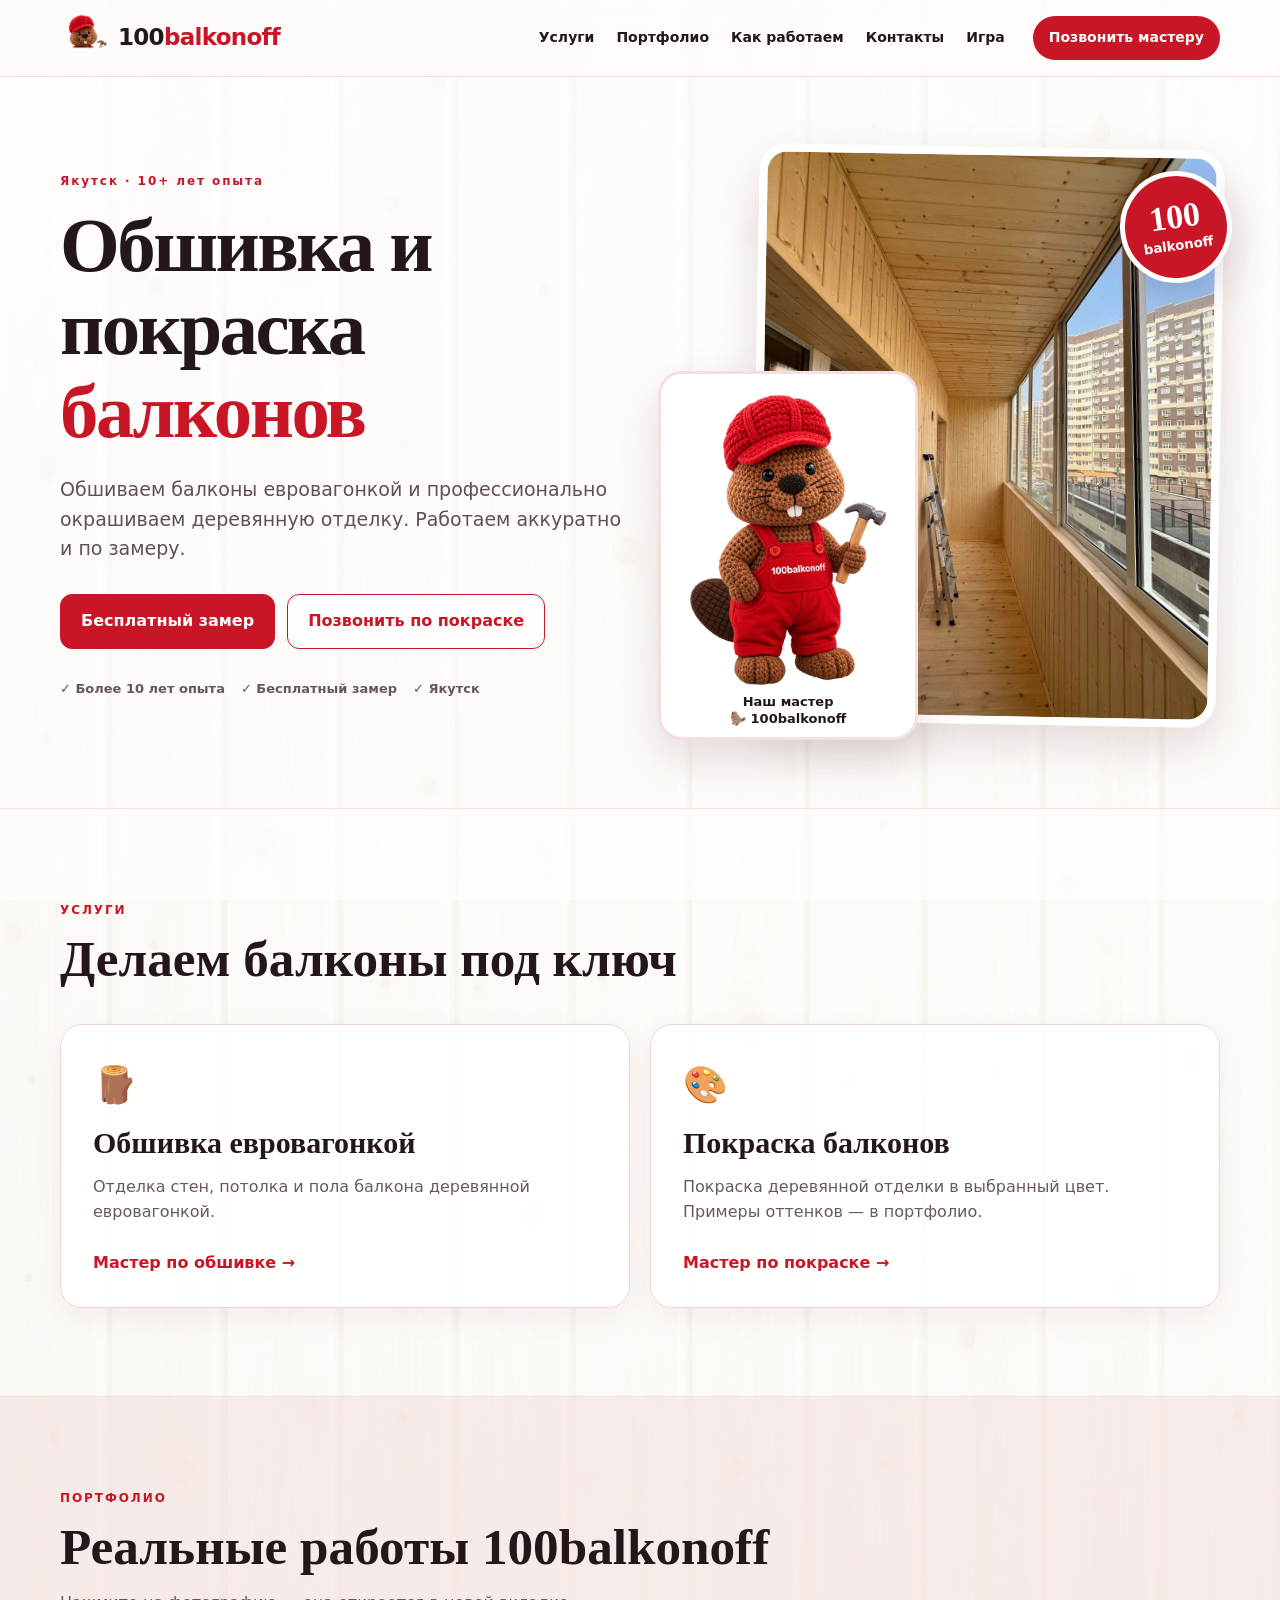
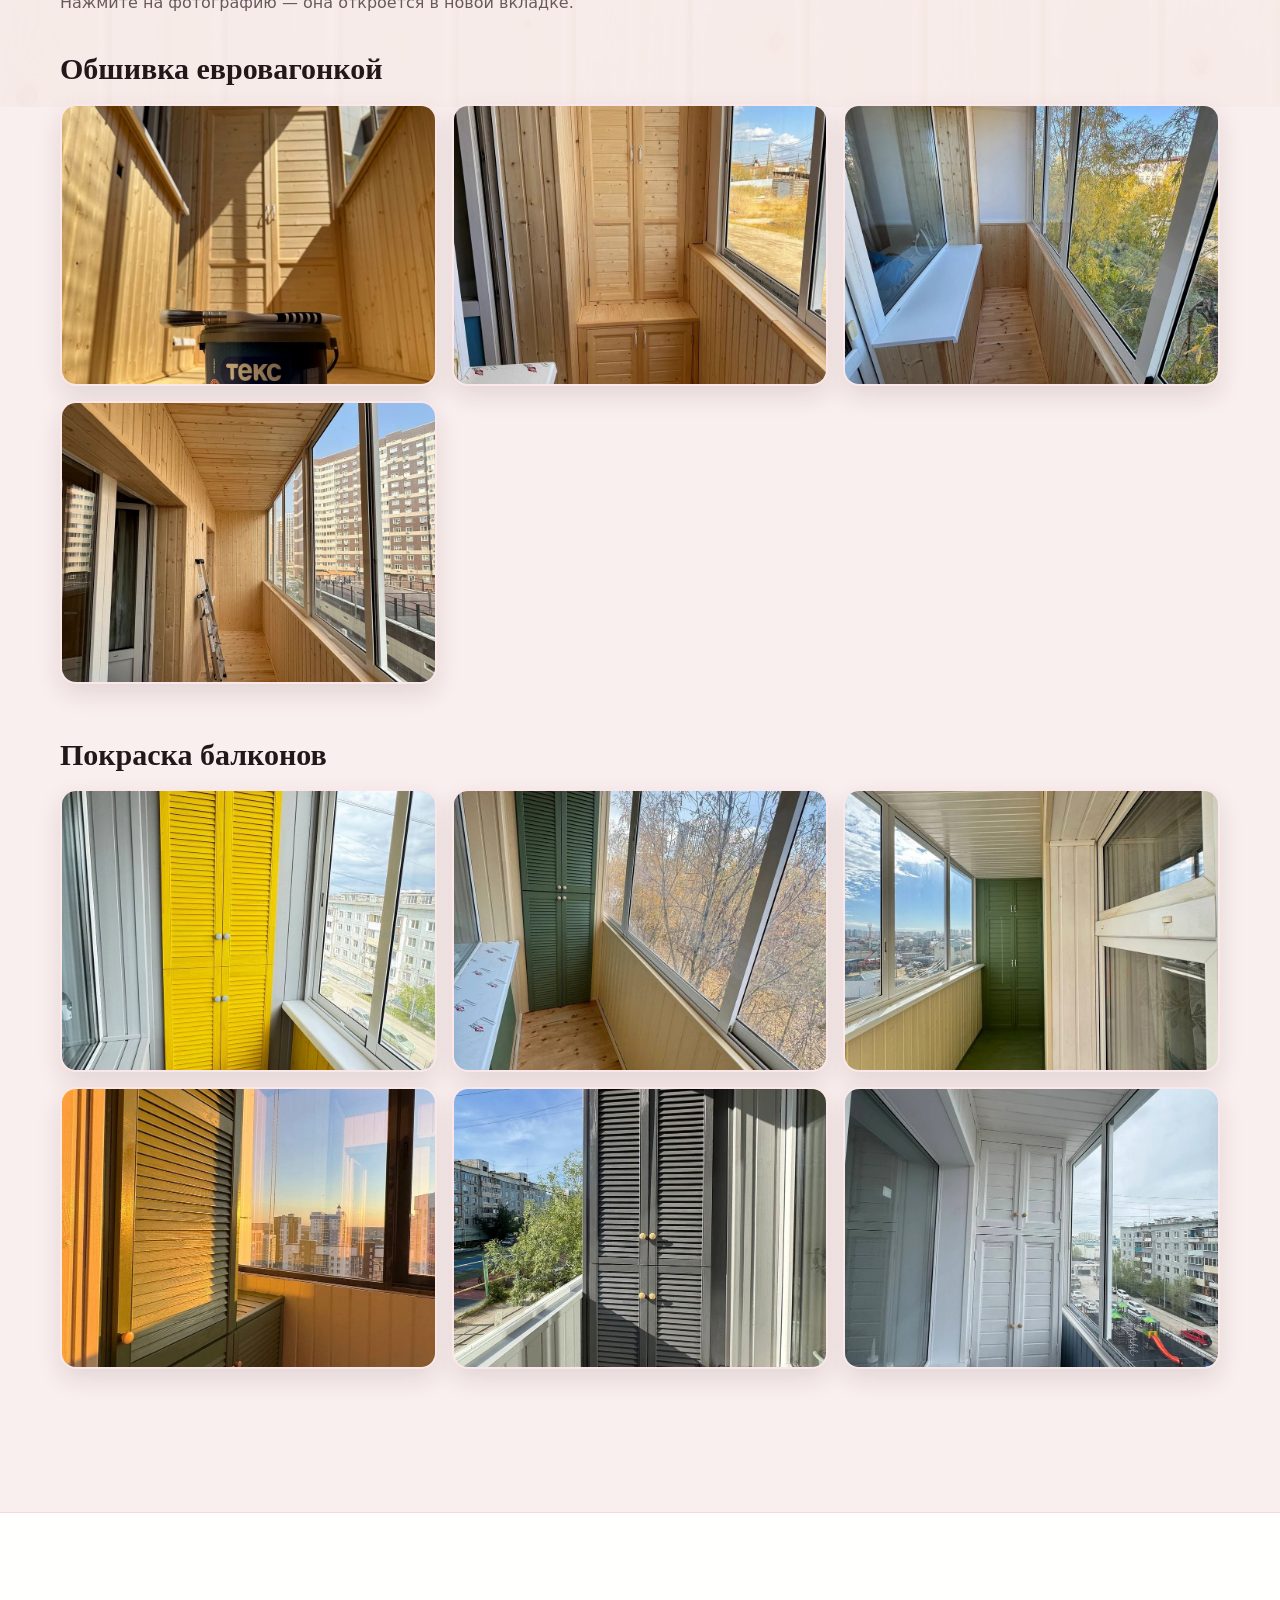
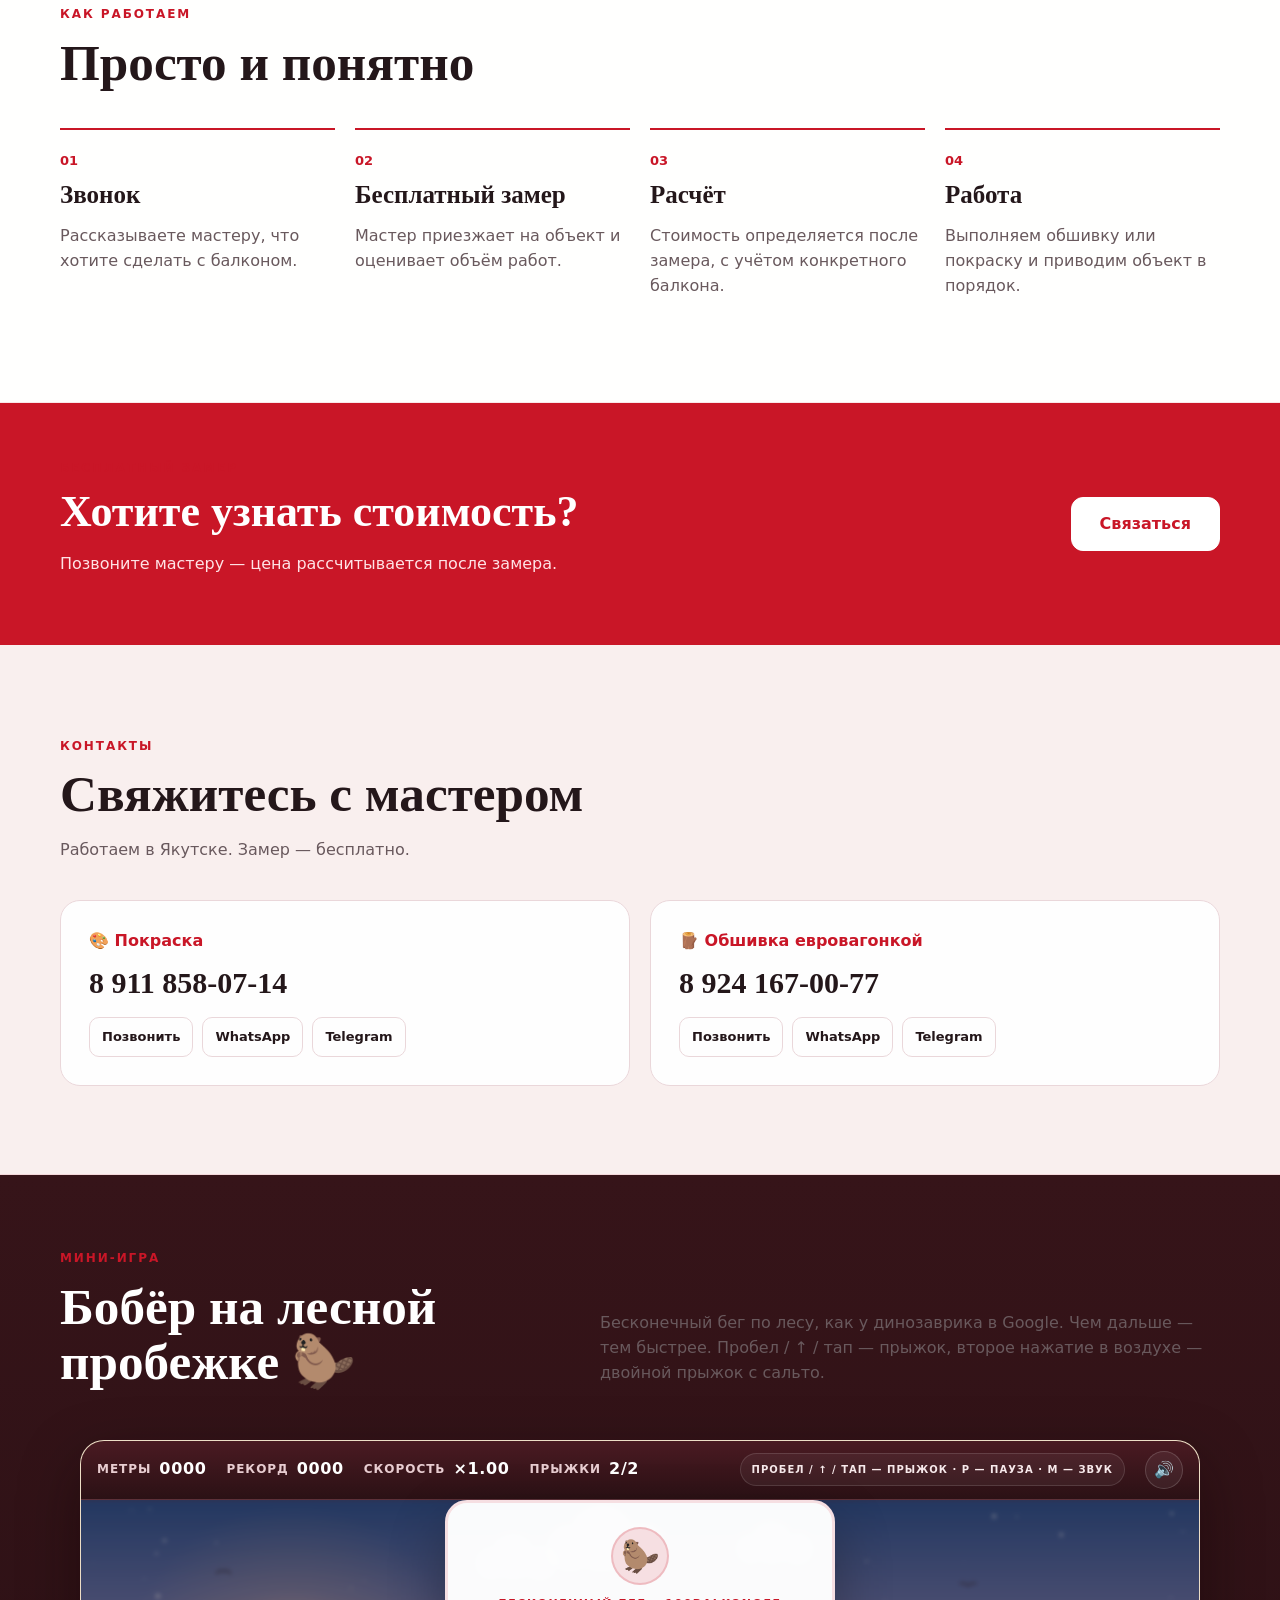
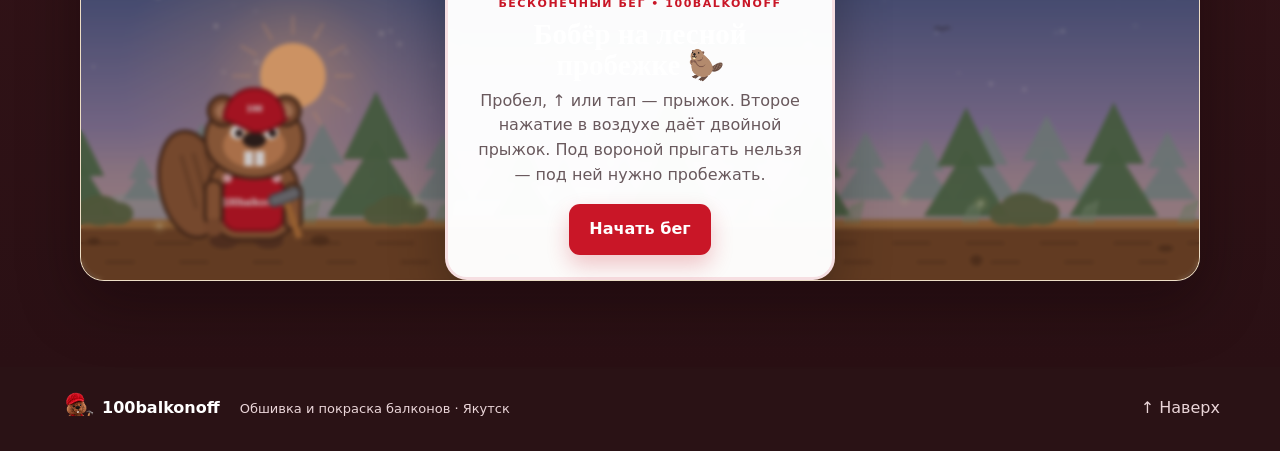
<file: index.html>
<!doctype html>
<html lang="ru">
<head>
<meta charset="utf-8">
<meta name="viewport" content="width=device-width,initial-scale=1">
<meta name="description" content="100balkonoff — обшивка балконов евровагонкой и покраска балконов в Якутске. Более 10 лет опыта. Бесплатный замер.">
<title>100balkonoff — балконы в Якутске</title>
<link rel="icon" href="images/mascot-head.webp" type="image/webp">
<link rel="stylesheet" href="style.css">
</head>
<body>
<header class="site-header">
  <div class="wrap nav">
    <a class="brand" href="#top" aria-label="100balkonoff — на главную">
      <img src="images/mascot-head.webp" alt="Бобёр 100balkonoff">
      <span>100<span>balkonoff</span></span>
    </a>
    <nav aria-label="Основная навигация">
      <a href="#services">Услуги</a>
      <a href="#portfolio">Портфолио</a>
      <a href="#process">Как работаем</a>
      <a href="#contacts">Контакты</a>
      <a href="#game-section">Игра</a>
    </nav>
    <a class="header-call" href="tel:+79241670077">Позвонить мастеру</a>
  </div>
</header>

<main id="top">
<section class="hero">
  <div class="wrap hero-grid">
    <div class="hero-copy">
      <div class="eyebrow">Якутск · 10+ лет опыта</div>
      <h1>Обшивка и покраска<br><em>балконов</em></h1>
      <p class="lead">Обшиваем балконы евровагонкой и профессионально окрашиваем деревянную отделку. Работаем аккуратно и по замеру.</p>
      <div class="hero-actions">
        <a class="btn primary" href="#contacts">Бесплатный замер</a>
        <a class="btn ghost" href="tel:+79118580714">Позвонить по покраске</a>
      </div>
      <div class="trust"><span>✓ Более 10 лет опыта</span><span>✓ Бесплатный замер</span><span>✓ Якутск</span></div>
    </div>
    <div class="hero-visual">
      <div class="photo-card"><img src="images/cladding-4.jpg" alt="Балкон, обшитый евровагонкой"></div>
      <div class="mascot-card">
        <img src="images/mascot.webp" alt="Бобёр 100balkonoff в красном комбинезоне с молотком">
        <span>Наш мастер<br>🦫 100balkonoff</span>
      </div>
      <div class="badge"><strong>100</strong><small>balkonoff</small></div>
    </div>
  </div>
</section>



<section id="services" class="section">
  <div class="wrap">
    <div class="section-heading"><span class="kicker">УСЛУГИ</span><h2>Делаем балконы под ключ</h2></div>
    <div class="service-grid">
      <article class="service"><div class="service-icon">🪵</div><h3>Обшивка евровагонкой</h3><p>Отделка стен, потолка и пола балкона деревянной евровагонкой.</p><a href="tel:+79241670077">Мастер по обшивке →</a></article>
      <article class="service"><div class="service-icon">🎨</div><h3>Покраска балконов</h3><p>Покраска деревянной отделки в выбранный цвет. Примеры оттенков — в портфолио.</p><a href="tel:+79118580714">Мастер по покраске →</a></article>
    </div>
  </div>
</section>

<section id="portfolio" class="section portfolio-section">
  <div class="wrap">
    <div class="section-heading"><span class="kicker">ПОРТФОЛИО</span><h2>Реальные работы 100balkonoff</h2><p>Нажмите на фотографию — она откроется в новой вкладке.</p></div>
    <div class="portfolio-group"><h3>Обшивка евровагонкой</h3><div class="gallery">
      <a class="photo" target="_blank" rel="noopener" href="./images/cladding-1.jpg"><img src="images/cladding-1.jpg" alt="Обшивка балкона евровагонкой" loading="lazy"></a>
      <a class="photo" target="_blank" rel="noopener" href="./images/cladding-2.jpg"><img src="images/cladding-2.jpg" alt="Балкон с отделкой евровагонкой" loading="lazy"></a>
      <a class="photo" target="_blank" rel="noopener" href="./images/cladding-3.jpg"><img src="images/cladding-3.jpg" alt="Отделка балкона деревом" loading="lazy"></a>
      <a class="photo" target="_blank" rel="noopener" href="./images/cladding-4.jpg"><img src="images/cladding-4.jpg" alt="Балкон с деревянной отделкой" loading="lazy"></a>
    </div></div>
    <div class="portfolio-group"><h3>Покраска балконов</h3><div class="gallery">
      <a class="photo" target="_blank" rel="noopener" href="./images/painting-yellow.jpg"><img src="images/painting-yellow.jpg" alt="Покраска балкона в жёлтый цвет" loading="lazy"></a>
      <a class="photo" target="_blank" rel="noopener" href="./images/painting-green.jpg"><img src="images/painting-green.jpg" alt="Покраска балкона в зелёный цвет" loading="lazy"></a>
      <a class="photo" target="_blank" rel="noopener" href="./images/painting-green-2.jpg"><img src="images/painting-green-2.jpg" alt="Покраска балкона" loading="lazy"></a>
      <a class="photo" target="_blank" rel="noopener" href="./images/painting-pistachio.jpg"><img src="images/painting-pistachio.jpg" alt="Покраска балкона в фисташковый цвет" loading="lazy"></a>
      <a class="photo" target="_blank" rel="noopener" href="./images/painting-graphite.jpg"><img src="images/painting-graphite.jpg" alt="Покраска балкона в графитовый цвет" loading="lazy"></a>
      <a class="photo" target="_blank" rel="noopener" href="./images/painting-white-blue.jpg"><img src="images/painting-white-blue.jpg" alt="Покраска балкона в бело-синих оттенках" loading="lazy"></a>
    </div></div>
  </div>
</section>

<section id="process" class="section process-section">
  <div class="wrap">
    <div class="section-heading"><span class="kicker">КАК РАБОТАЕМ</span><h2>Просто и понятно</h2></div>
    <div class="steps">
      <div><b>01</b><h3>Звонок</h3><p>Рассказываете мастеру, что хотите сделать с балконом.</p></div>
      <div><b>02</b><h3>Бесплатный замер</h3><p>Мастер приезжает на объект и оценивает объём работ.</p></div>
      <div><b>03</b><h3>Расчёт</h3><p>Стоимость определяется после замера, с учётом конкретного балкона.</p></div>
      <div><b>04</b><h3>Работа</h3><p>Выполняем обшивку или покраску и приводим объект в порядок.</p></div>
    </div>
  </div>
</section>

<section class="cta">
  <div class="wrap cta-inner"><div><span class="kicker">БЕСПЛАТНЫЙ ЗАМЕР</span><h2>Хотите узнать стоимость?</h2><p>Позвоните мастеру — цена рассчитывается после замера.</p></div><a class="btn light" href="#contacts">Связаться</a></div>
</section>

<section id="contacts" class="section contacts">
  <div class="wrap">
    <div class="section-heading"><span class="kicker">КОНТАКТЫ</span><h2>Свяжитесь с мастером</h2><p>Работаем в Якутске. Замер — бесплатно.</p></div>
    <div class="contact-grid">
      <article class="contact-card"><span>🎨 Покраска</span><a class="phone" href="tel:+79118580714">8 911 858-07-14</a><div class="contact-links"><a href="tel:+79118580714">Позвонить</a><a href="https://wa.me/79118580714" target="_blank" rel="noopener">WhatsApp</a><a href="tg://resolve?phone=79118580714">Telegram</a></div></article>
      <article class="contact-card"><span>🪵 Обшивка евровагонкой</span><a class="phone" href="tel:+79241670077">8 924 167-00-77</a><div class="contact-links"><a href="tel:+79241670077">Позвонить</a><a href="https://wa.me/79241670077" target="_blank" rel="noopener">WhatsApp</a><a href="tg://resolve?phone=79241670077">Telegram</a></div></article>
    </div>
  </div>
</section>

<section id="game-section" class="game-section">
  <div class="wrap">
    <div class="section-heading compact">
      <div><span class="kicker">МИНИ-ИГРА</span><h2>Бобёр на лесной пробежке 🦫</h2></div>
      <p>Бесконечный бег по лесу, как у динозаврика в Google. Чем дальше — тем быстрее. Пробел / ↑ / тап — прыжок, второе нажатие в воздухе — двойной прыжок с сальто.</p>
    </div>
    <div class="game-shell">
      <div class="game-top">
        <div><span class="game-label">МЕТРЫ</span><b id="score">0000</b></div>
        <div><span class="game-label">РЕКОРД</span><b id="best">0000</b></div>
        <div><span class="game-label">СКОРОСТЬ</span><b id="speed">×1.00</b></div>
        <div><span class="game-label">ПРЫЖКИ</span><b id="jumps">2/2</b></div>
        <div class="game-tip">ПРОБЕЛ / ↑ / ТАП — ПРЫЖОК · P — ПАУЗА · M — ЗВУК</div>
        <button class="game-sound" id="muteBtn" type="button" aria-label="Выключить звук" title="Выключить звук (M)">🔊</button>
      </div>
      <div class="game-stage">
        <canvas id="game" aria-label="Мини-игра: бобёр бесконечно бежит по лесу и перепрыгивает брёвна"></canvas>
        <div class="game-overlay" id="gameOverlay" aria-live="polite" hidden>
          <div class="game-result">
            <div class="result-icon">🦫</div>
            <div class="result-kicker" id="gameResultKicker">БЕСКОНЕЧНЫЙ БЕГ • 100BALKONOFF</div>
            <h3 id="gameResultTitle">Бобёр на лесной пробежке 🦫</h3>
            <p id="gameResultScore">Пробежал: 0 м</p>
            <p class="result-best" id="gameResultBest" hidden></p>
            <button class="restart" id="restart" type="button">Начать бег</button>
          </div>
        </div>
      </div>
    </div>
  </div>
</section>
</main>

<footer><div class="wrap footer-inner"><div class="brand-mini"><img src="images/mascot-head.webp" alt="">100balkonoff</div><span>Обшивка и покраска балконов · Якутск</span><a href="#top">↑ Наверх</a></div></footer>

<div class="lightbox" id="lightbox" aria-hidden="true">
  <button class="lb-close" aria-label="Закрыть" type="button">×</button>
  <button class="lb-prev" aria-label="Предыдущее" type="button">‹</button>
  <img id="lb-img" alt="">
  <button class="lb-next" aria-label="Следующее" type="button">›</button>
</div>
<script src="script.js"></script>
<script type="module" src="https://static.cloudflareinsights.com/beacon.min.js/v31edd6df95cf4e85bb4c19e7a9bdbcba1788362987495" integrity="sha512-iIg7k2xntmwu6/uSb5tpc/hySgZc4eoL31yB29W6tJFo2akwjPWcEqnCEdJvGexCL0KEQwVYv5BlowfhVz26hg==" data-cf-beacon='{"version":"2024.11.0","token":"4edd5f8ec12a48cfa682ab8261b80a79","spa":2}' crossorigin="anonymous"></script>
</body>
</html>
</file>
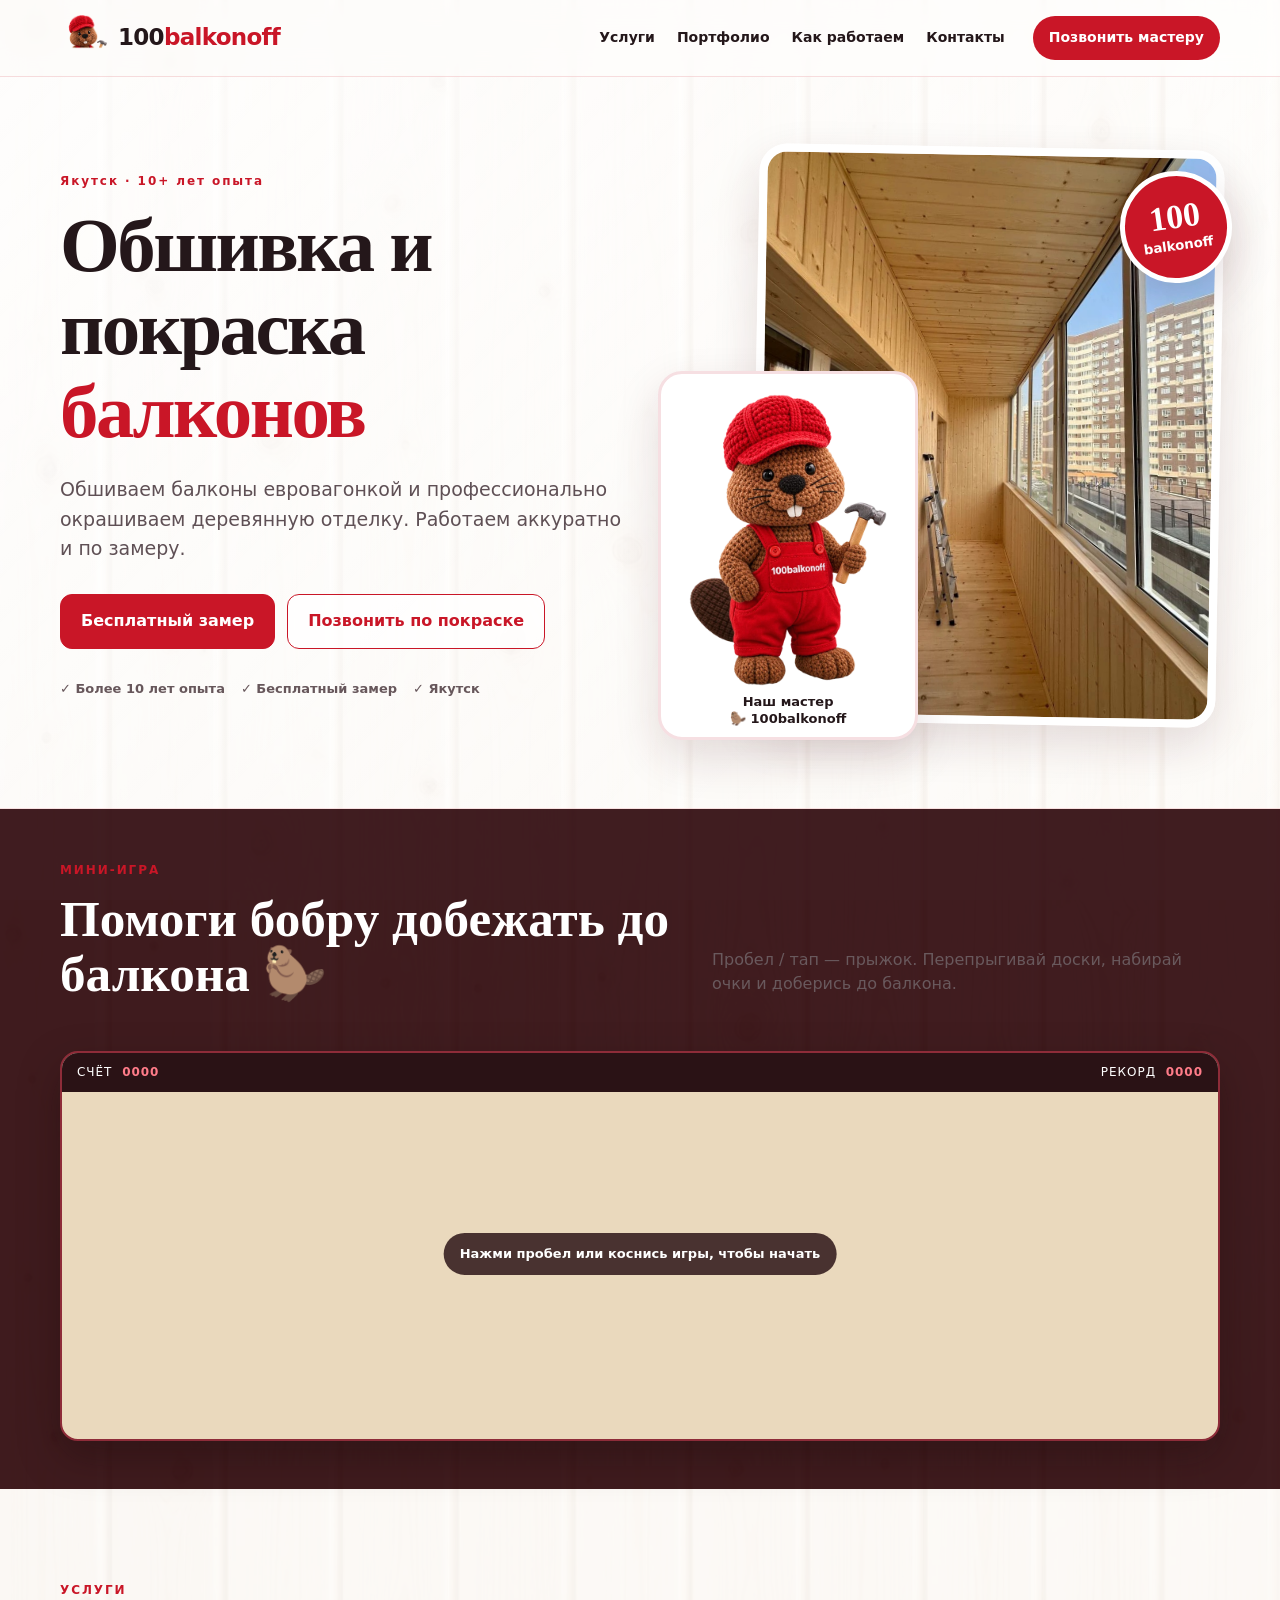
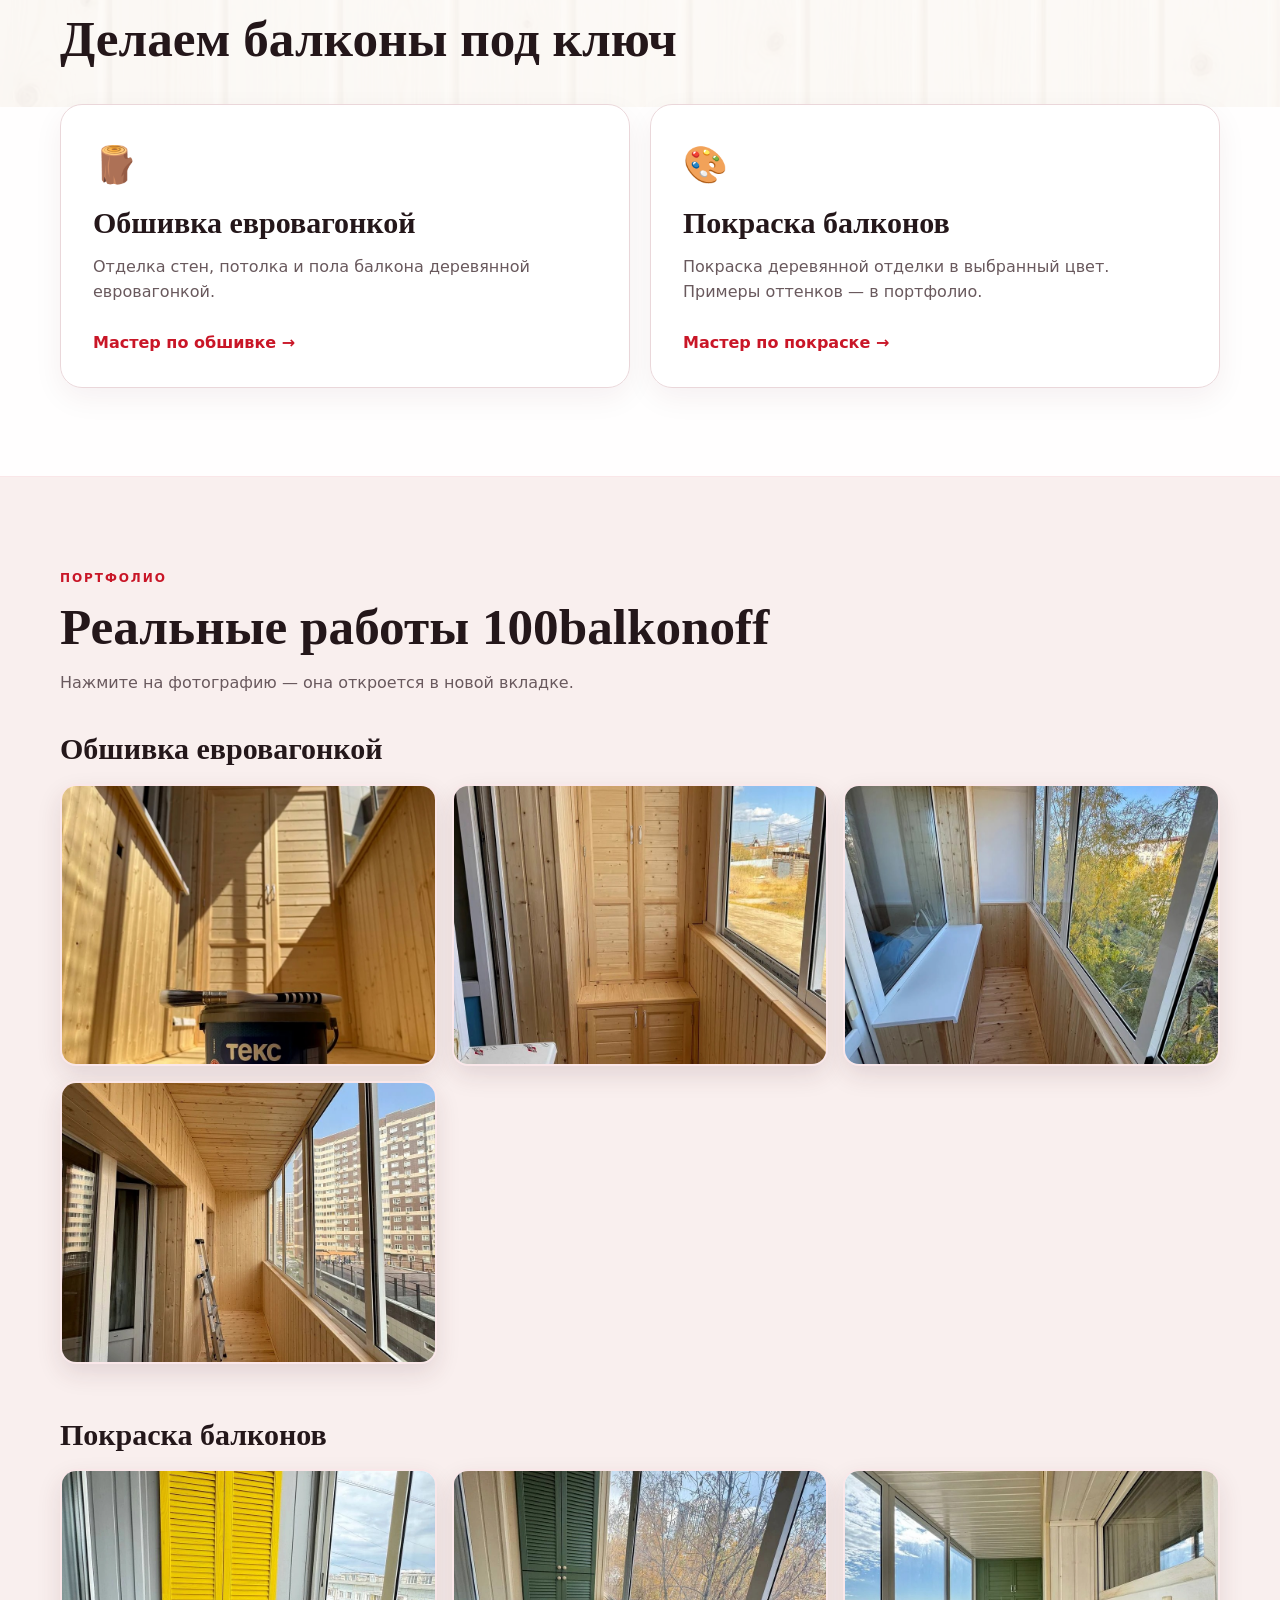
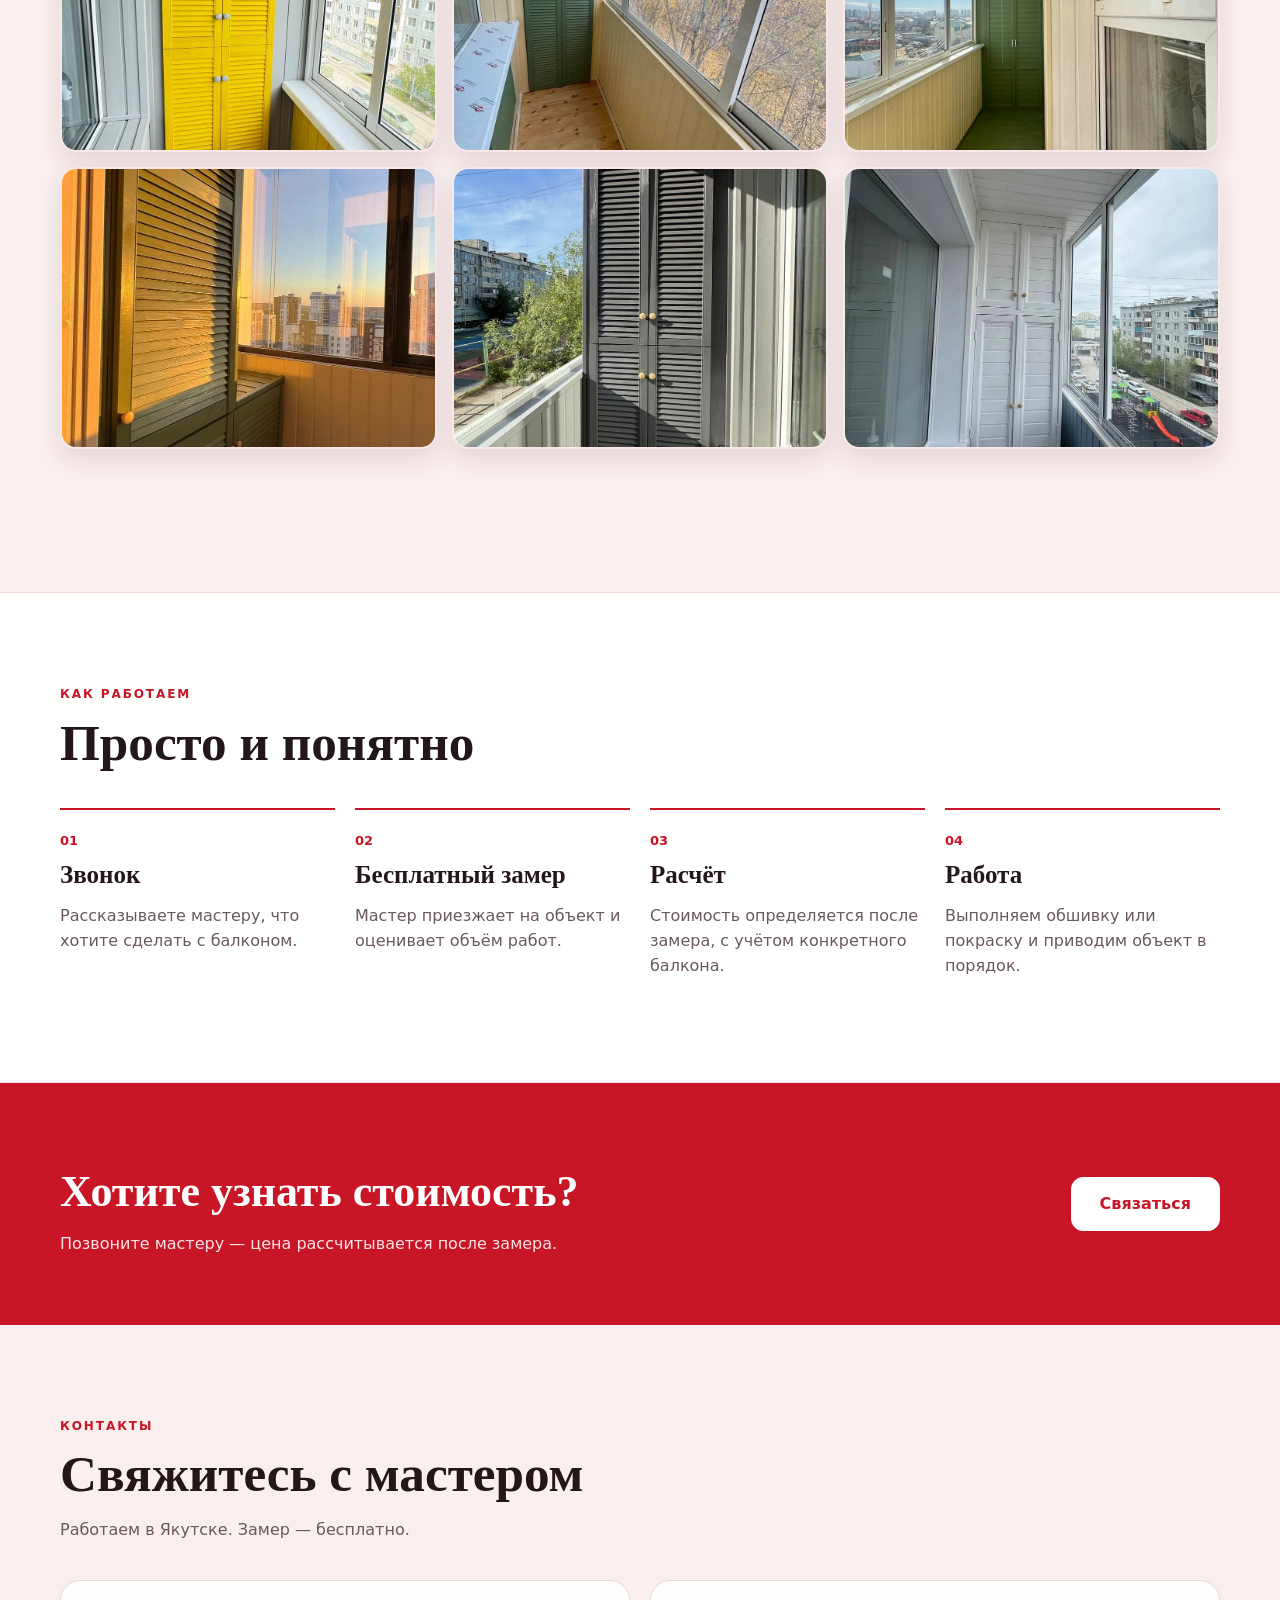
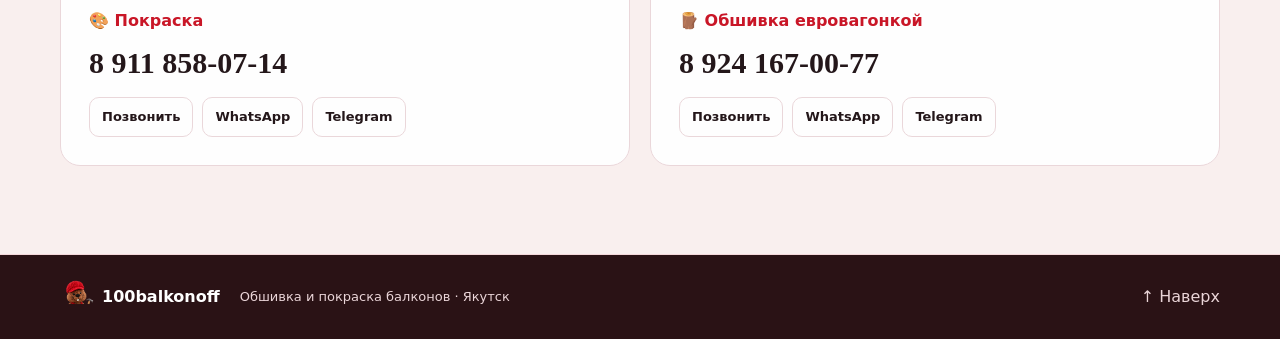
<file: 100balkonoff-site-updated/index.html>
<!doctype html>
<html lang="ru">
<head>
<meta charset="utf-8">
<meta name="viewport" content="width=device-width,initial-scale=1">
<meta name="description" content="100balkonoff — обшивка балконов евровагонкой и покраска балконов в Якутске. Более 10 лет опыта. Бесплатный замер.">
<title>100balkonoff — балконы в Якутске</title>
<link rel="icon" href="images/mascot-head.webp" type="image/webp">
<link rel="stylesheet" href="style.css">
</head>
<body>
<header class="site-header">
  <div class="wrap nav">
    <a class="brand" href="#top" aria-label="100balkonoff — на главную">
      <img src="images/mascot-head.webp" alt="Бобёр 100balkonoff">
      <span>100<span>balkonoff</span></span>
    </a>
    <nav aria-label="Основная навигация">
      <a href="#services">Услуги</a>
      <a href="#portfolio">Портфолио</a>
      <a href="#process">Как работаем</a>
      <a href="#contacts">Контакты</a>
    </nav>
    <a class="header-call" href="tel:+79241670077">Позвонить мастеру</a>
  </div>
</header>

<main id="top">
<section class="hero">
  <div class="wrap hero-grid">
    <div class="hero-copy">
      <div class="eyebrow">Якутск · 10+ лет опыта</div>
      <h1>Обшивка и покраска<br><em>балконов</em></h1>
      <p class="lead">Обшиваем балконы евровагонкой и профессионально окрашиваем деревянную отделку. Работаем аккуратно и по замеру.</p>
      <div class="hero-actions">
        <a class="btn primary" href="#contacts">Бесплатный замер</a>
        <a class="btn ghost" href="tel:+79118580714">Позвонить по покраске</a>
      </div>
      <div class="trust"><span>✓ Более 10 лет опыта</span><span>✓ Бесплатный замер</span><span>✓ Якутск</span></div>
    </div>
    <div class="hero-visual">
      <div class="photo-card"><img src="images/cladding-4.jpg" alt="Балкон, обшитый евровагонкой"></div>
      <div class="mascot-card">
        <img src="images/mascot.webp" alt="Бобёр 100balkonoff в красном комбинезоне с молотком">
        <span>Наш мастер<br>🦫 100balkonoff</span>
      </div>
      <div class="badge"><strong>100</strong><small>balkonoff</small></div>
    </div>
  </div>
</section>

<section class="game-section">
  <div class="wrap">
    <div class="section-heading compact">
      <div><span class="kicker">МИНИ-ИГРА</span><h2>Помоги бобру добежать до балкона 🦫</h2></div>
      <p>Пробел / тап — прыжок. Перепрыгивай доски, набирай очки и доберись до балкона.</p>
    </div>
    <div class="game-shell">
      <div class="game-top"><span>СЧЁТ <b id="score">0000</b></span><span>РЕКОРД <b id="best">0000</b></span></div>
      <canvas id="game" width="1000" height="300" aria-label="Мини-игра: бобёр бежит к балкону и перепрыгивает доски"></canvas>
      <div class="game-hint" id="gameHint">Нажми пробел или коснись игры, чтобы начать</div>
      <div class="game-overlay" id="gameOverlay" aria-live="polite" hidden>
        <div class="game-result">
          <div class="result-kicker" id="gameResultKicker">ФИНИШ</div>
          <h3 id="gameResultTitle">Бобёр добрался до балкона!</h3>
          <p id="gameResultScore">Счёт: 0000</p>
          <button class="restart" id="restart" type="button">Начать с начала</button>
        </div>
      </div>
    </div>
  </div>
</section>

<section id="services" class="section">
  <div class="wrap">
    <div class="section-heading"><span class="kicker">УСЛУГИ</span><h2>Делаем балконы под ключ</h2></div>
    <div class="service-grid">
      <article class="service"><div class="service-icon">🪵</div><h3>Обшивка евровагонкой</h3><p>Отделка стен, потолка и пола балкона деревянной евровагонкой.</p><a href="tel:+79241670077">Мастер по обшивке →</a></article>
      <article class="service"><div class="service-icon">🎨</div><h3>Покраска балконов</h3><p>Покраска деревянной отделки в выбранный цвет. Примеры оттенков — в портфолио.</p><a href="tel:+79118580714">Мастер по покраске →</a></article>
    </div>
  </div>
</section>

<section id="portfolio" class="section portfolio-section">
  <div class="wrap">
    <div class="section-heading"><span class="kicker">ПОРТФОЛИО</span><h2>Реальные работы 100balkonoff</h2><p>Нажмите на фотографию — она откроется в новой вкладке.</p></div>
    <div class="portfolio-group"><h3>Обшивка евровагонкой</h3><div class="gallery">
      <a class="photo" target="_blank" rel="noopener" href="./images/cladding-1.jpg"><img src="images/cladding-1.jpg" alt="Обшивка балкона евровагонкой" loading="lazy"></a>
      <a class="photo" target="_blank" rel="noopener" href="./images/cladding-2.jpg"><img src="images/cladding-2.jpg" alt="Балкон с отделкой евровагонкой" loading="lazy"></a>
      <a class="photo" target="_blank" rel="noopener" href="./images/cladding-3.jpg"><img src="images/cladding-3.jpg" alt="Отделка балкона деревом" loading="lazy"></a>
      <a class="photo" target="_blank" rel="noopener" href="./images/cladding-4.jpg"><img src="images/cladding-4.jpg" alt="Балкон с деревянной отделкой" loading="lazy"></a>
    </div></div>
    <div class="portfolio-group"><h3>Покраска балконов</h3><div class="gallery">
      <a class="photo" target="_blank" rel="noopener" href="./images/painting-yellow.jpg"><img src="images/painting-yellow.jpg" alt="Покраска балкона в жёлтый цвет" loading="lazy"></a>
      <a class="photo" target="_blank" rel="noopener" href="./images/painting-green.jpg"><img src="images/painting-green.jpg" alt="Покраска балкона в зелёный цвет" loading="lazy"></a>
      <a class="photo" target="_blank" rel="noopener" href="./images/painting-green-2.jpg"><img src="images/painting-green-2.jpg" alt="Покраска балкона" loading="lazy"></a>
      <a class="photo" target="_blank" rel="noopener" href="./images/painting-pistachio.jpg"><img src="images/painting-pistachio.jpg" alt="Покраска балкона в фисташковый цвет" loading="lazy"></a>
      <a class="photo" target="_blank" rel="noopener" href="./images/painting-graphite.jpg"><img src="images/painting-graphite.jpg" alt="Покраска балкона в графитовый цвет" loading="lazy"></a>
      <a class="photo" target="_blank" rel="noopener" href="./images/painting-white-blue.jpg"><img src="images/painting-white-blue.jpg" alt="Покраска балкона в бело-синих оттенках" loading="lazy"></a>
    </div></div>
  </div>
</section>

<section id="process" class="section process-section">
  <div class="wrap">
    <div class="section-heading"><span class="kicker">КАК РАБОТАЕМ</span><h2>Просто и понятно</h2></div>
    <div class="steps">
      <div><b>01</b><h3>Звонок</h3><p>Рассказываете мастеру, что хотите сделать с балконом.</p></div>
      <div><b>02</b><h3>Бесплатный замер</h3><p>Мастер приезжает на объект и оценивает объём работ.</p></div>
      <div><b>03</b><h3>Расчёт</h3><p>Стоимость определяется после замера, с учётом конкретного балкона.</p></div>
      <div><b>04</b><h3>Работа</h3><p>Выполняем обшивку или покраску и приводим объект в порядок.</p></div>
    </div>
  </div>
</section>

<section class="cta">
  <div class="wrap cta-inner"><div><span class="kicker">БЕСПЛАТНЫЙ ЗАМЕР</span><h2>Хотите узнать стоимость?</h2><p>Позвоните мастеру — цена рассчитывается после замера.</p></div><a class="btn light" href="#contacts">Связаться</a></div>
</section>

<section id="contacts" class="section contacts">
  <div class="wrap">
    <div class="section-heading"><span class="kicker">КОНТАКТЫ</span><h2>Свяжитесь с мастером</h2><p>Работаем в Якутске. Замер — бесплатно.</p></div>
    <div class="contact-grid">
      <article class="contact-card"><span>🎨 Покраска</span><a class="phone" href="tel:+79118580714">8 911 858-07-14</a><div class="contact-links"><a href="tel:+79118580714">Позвонить</a><a href="https://wa.me/79118580714" target="_blank" rel="noopener">WhatsApp</a><a href="tg://resolve?phone=79118580714">Telegram</a></div></article>
      <article class="contact-card"><span>🪵 Обшивка евровагонкой</span><a class="phone" href="tel:+79241670077">8 924 167-00-77</a><div class="contact-links"><a href="tel:+79241670077">Позвонить</a><a href="https://wa.me/79241670077" target="_blank" rel="noopener">WhatsApp</a><a href="tg://resolve?phone=79241670077">Telegram</a></div></article>
    </div>
  </div>
</section>
</main>

<footer><div class="wrap footer-inner"><div class="brand-mini"><img src="images/mascot-head.webp" alt="">100balkonoff</div><span>Обшивка и покраска балконов · Якутск</span><a href="#top">↑ Наверх</a></div></footer>

<div class="lightbox" id="lightbox" aria-hidden="true">
  <button class="lb-close" aria-label="Закрыть" type="button">×</button>
  <button class="lb-prev" aria-label="Предыдущее" type="button">‹</button>
  <img id="lb-img" alt="">
  <button class="lb-next" aria-label="Следующее" type="button">›</button>
</div>
<script src="script.js"></script>
</body>
</html>
</file>
<file: style.css>
:root{--red:#c91627;--red-dark:#920f1b;--red-soft:#f6dfe2;--white:#fff;--paper:rgba(255,255,255,.92);--ink:#24171a;--muted:#69595d;--line:#ead7da;--wood:#d9b27c;--shadow:0 18px 45px rgba(73,23,27,.14)}
*{box-sizing:border-box}
html{scroll-behavior:smooth}
body{margin:0;color:var(--ink);font-family:Inter,ui-sans-serif,system-ui,-apple-system,"Segoe UI",Arial,sans-serif;line-height:1.55;background:#f7f4ef url("images/wood-bg.webp") center top/cover fixed no-repeat}
body:before{content:"";position:fixed;inset:0;background:rgba(255,255,255,.50);pointer-events:none;z-index:-1}
a{color:inherit;text-decoration:none}button{font:inherit}.wrap{width:min(1160px,calc(100% - 36px));margin:auto}
.site-header{position:sticky;top:0;z-index:20;background:rgba(255,255,255,.90);backdrop-filter:blur(12px);border-bottom:1px solid rgba(201,22,39,.14)}
.nav{min-height:76px;display:flex;align-items:center;gap:28px}.brand{display:flex;align-items:center;gap:10px;font-weight:900;font-size:23px;letter-spacing:-.7px}.brand img{width:48px;height:48px;object-fit:cover;border-radius:50%}.brand span span{color:var(--red)}nav{display:flex;gap:22px;margin-left:auto;font-size:14px;font-weight:800}nav a:hover{color:var(--red)}.header-call{padding:11px 16px;border-radius:999px;background:var(--red);color:#fff;font-weight:900;font-size:14px}
.hero{padding:70px 0 84px;background:linear-gradient(135deg,rgba(255,255,255,.94),rgba(255,255,255,.76));border-bottom:1px solid rgba(201,22,39,.12)}
.hero-grid{display:grid;grid-template-columns:1.03fr .97fr;align-items:center;gap:46px}.eyebrow,.kicker{font-size:12px;letter-spacing:.16em;font-weight:900;color:var(--red)}h1,h2,h3{font-family:Georgia,"Times New Roman",serif;line-height:1.08}h1{font-size:clamp(44px,6vw,78px);margin:14px 0 22px;letter-spacing:-2.5px}h1 em{font-style:normal;color:var(--red)}.lead{font-size:19px;max-width:620px;color:#5f5055}.hero-actions{display:flex;gap:12px;flex-wrap:wrap;margin:30px 0}.btn{display:inline-flex;align-items:center;justify-content:center;padding:14px 20px;border-radius:12px;font-weight:900;border:1px solid var(--red)}.btn.primary{background:var(--red);color:white}.btn.ghost{background:rgba(255,255,255,.72);color:var(--red)}.trust{display:flex;gap:16px;flex-wrap:wrap;color:#67575b;font-size:13px;font-weight:800}
.hero-visual{position:relative;min-height:510px}.photo-card{width:86%;margin-left:auto;border-radius:28px;overflow:hidden;box-shadow:var(--shadow);border:8px solid rgba(255,255,255,.98);transform:rotate(1deg)}.photo-card img{width:100%;display:block;aspect-ratio:4/5;object-fit:cover}.mascot-card{position:absolute;left:-4%;bottom:-16px;width:260px;padding:16px 16px 10px;border-radius:24px;background:#fff;box-shadow:var(--shadow);border:3px solid var(--red-soft);text-align:center}.mascot-card img{display:block;width:100%;height:300px;object-fit:contain;object-position:center bottom}.mascot-card span{display:block;font-weight:900;font-size:13px;line-height:1.25;padding-top:4px}.badge{position:absolute;right:-12px;top:24px;width:112px;height:112px;border-radius:50%;background:var(--red);color:#fff;display:flex;flex-direction:column;align-items:center;justify-content:center;box-shadow:var(--shadow);transform:rotate(-8deg);border:5px solid #fff}.badge strong{font:900 34px Georgia}.badge small{font-weight:900}
.game-section{padding:70px 0 86px;background:linear-gradient(180deg,#361419 0%,#2a1014 100%);color:#fff}.section-heading.compact{display:flex;justify-content:space-between;align-items:end;gap:25px}.game-section h2{margin:6px 0 0;font-size:32px}.game-section p{color:#ead5d8;max-width:440px}.game-shell{position:relative;width:min(1120px,100%);margin:22px auto 0;border:1px solid rgba(255,255,255,.14);border-radius:24px;background:#ead9bd;overflow:hidden;box-shadow:0 22px 60px rgba(12,3,5,.38)}.game-top{min-height:58px;display:flex;align-items:center;gap:20px;padding:10px 16px;background:linear-gradient(180deg,#4a1a22,#2b1115);border-bottom:1px solid rgba(255,255,255,.10);font-size:12px;letter-spacing:.08em}.game-top>div{display:flex;align-items:center;gap:8px}.game-label{color:#e8cdd1;font-weight:800}.game-top b{color:#fff;font-size:16px;letter-spacing:.04em}.game-tip{margin-left:auto;white-space:nowrap;padding:8px 11px;border:1px solid rgba(255,255,255,.13);border-radius:999px;color:#f7e9eb;font-size:10px;font-weight:900;letter-spacing:.1em;background:rgba(255,255,255,.05)}.game-stage{position:relative;background:linear-gradient(180deg,#ecdabd 0%,#dfc298 100%);border-radius:0 0 22px 22px}.game-stage canvas{display:block;width:100%;height:clamp(240px,36vw,380px);touch-action:manipulation;cursor:pointer}.game-hint{position:absolute;left:50%;top:50%;transform:translate(-50%,-50%);z-index:3;background:rgba(42,18,21,.90);padding:13px 18px;border-radius:999px;font-weight:900;font-size:13px;text-align:center;white-space:nowrap;border:1px solid rgba(255,255,255,.18);box-shadow:0 12px 30px rgba(27,8,10,.24)}.game-hint[hidden]{display:none}.game-overlay{position:absolute;inset:0;display:flex;z-index:10;align-items:center;justify-content:center;padding:20px;background:rgba(35,13,16,.23);backdrop-filter:blur(2px)}.game-overlay[hidden]{display:none}.game-result{width:min(390px,calc(100% - 28px));padding:24px 22px 22px;background:rgba(255,255,255,.98);border-radius:22px;text-align:center;box-shadow:0 22px 55px rgba(0,0,0,.30);border:3px solid var(--red-soft)}.result-icon{width:58px;height:58px;margin:0 auto 10px;border-radius:50%;display:grid;place-items:center;background:var(--red-soft);font-size:31px;border:2px solid rgba(201,22,39,.18)}.result-kicker{font-size:11px;letter-spacing:.14em;font-weight:900;color:var(--red)}.game-result h3{font-size:29px;margin:7px 0}.game-result p{color:var(--muted);margin:0 0 16px}.game-sound{margin-left:0;flex:0 0 auto;width:38px;height:38px;border-radius:50%;border:1px solid rgba(255,255,255,.16);background:rgba(255,255,255,.06);color:#fff;font-size:16px;line-height:1;display:grid;place-items:center;cursor:pointer;padding:0}.game-sound:hover{background:rgba(255,255,255,.14)}.game-sound.is-off{opacity:.55}.result-best{font-weight:900;color:var(--red)!important;margin:0 0 14px!important}.result-best[hidden]{display:none}.restart{display:inline-flex;align-items:center;justify-content:center;border:0;background:var(--red);color:#fff;padding:13px 20px;border-radius:11px;font-weight:900;cursor:pointer;box-shadow:0 10px 22px rgba(201,22,39,.24)}.restart:hover{background:var(--red-dark)}.restart:focus-visible{outline:3px solid rgba(201,22,39,.28);outline-offset:3px}
.section{padding:88px 0;background:rgba(255,255,255,.90);border-bottom:1px solid rgba(201,22,39,.10)}.section-heading{margin-bottom:38px}.section-heading h2{font-size:clamp(34px,4vw,52px);margin:9px 0 12px}.section-heading p{color:var(--muted);max-width:620px}.service-grid{display:grid;grid-template-columns:repeat(2,1fr);gap:20px}.service{background:var(--paper);border:1px solid var(--line);border-radius:22px;padding:32px;box-shadow:0 10px 30px rgba(90,25,30,.06)}.service-icon{font-size:36px}.service h3{font-size:30px;margin:14px 0 8px}.service p{color:var(--muted)}.service a{display:inline-block;margin-top:10px;color:var(--red);font-weight:900}
.portfolio-section{background:rgba(249,238,239,.94)}.portfolio-group{margin:38px 0 55px}.portfolio-group h3{font-size:30px;margin-bottom:18px}.gallery{display:grid;grid-template-columns:repeat(3,1fr);gap:15px}.photo{border:0;padding:0;background:#fff;cursor:zoom-in;border-radius:16px;overflow:hidden;box-shadow:0 10px 25px rgba(72,25,30,.12);aspect-ratio:4/3;display:block;border:2px solid rgba(201,22,39,.10)}.photo img{width:100%;height:100%;display:block;object-fit:cover;transition:transform .35s ease}.photo:hover img{transform:scale(1.035)}
.process-section{background:rgba(255,255,255,.92)}.steps{display:grid;grid-template-columns:repeat(4,1fr);gap:20px}.steps>div{border-top:2px solid var(--red);padding-top:18px}.steps b{font-size:13px;color:var(--red)}.steps h3{font-size:25px;margin:8px 0}.steps p{color:var(--muted)}
.cta{background:var(--red);color:#fff;padding:52px 0}.cta-inner{display:flex;justify-content:space-between;align-items:center;gap:25px}.cta h2{font-size:44px;margin:8px 0}.cta p{color:#ffe3e6}.btn.light{background:#fff;color:var(--red);border-color:#fff;padding-inline:28px}
.contacts{background:rgba(249,238,239,.94)}.contact-grid{display:grid;grid-template-columns:repeat(2,1fr);gap:20px}.contact-card{background:var(--paper);border:1px solid var(--line);border-radius:20px;padding:28px}.contact-card>span{font-weight:900;color:var(--red)}.phone{display:block;font:900 30px Georgia;margin:12px 0 17px}.contact-links{display:flex;gap:9px;flex-wrap:wrap}.contact-links a{padding:9px 12px;border:1px solid var(--line);border-radius:10px;font-weight:800;font-size:13px}.contact-links a:hover{border-color:var(--red);color:var(--red)}
footer{background:#2a1215;color:#ead5d8;padding:25px 0}.footer-inner{display:flex;align-items:center;gap:20px}.brand-mini{display:flex;align-items:center;gap:8px;font-weight:900;color:#fff}.brand-mini img{width:34px;height:34px;object-fit:cover;border-radius:50%}.footer-inner span{flex:1;font-size:13px}
.lightbox{position:fixed;inset:0;background:rgba(20,12,14,.95);z-index:100;display:none;align-items:center;justify-content:center;padding:35px}.lightbox.open{display:flex}.lightbox img{max-width:min(92vw,1300px);max-height:90vh;object-fit:contain;border-radius:8px;box-shadow:0 20px 70px #000}.lb-close,.lb-prev,.lb-next{position:absolute;border:0;background:rgba(255,255,255,.12);color:#fff;cursor:pointer;border-radius:50%;width:48px;height:48px;font-size:34px;line-height:1}.lb-close{right:22px;top:18px}.lb-prev{left:20px;top:50%;transform:translateY(-50%)}.lb-next{right:20px;top:50%;transform:translateY(-50%)}
@media(max-width:850px){nav{display:none}.header-call{margin-left:auto}.hero-grid{grid-template-columns:1fr}.hero{padding-top:48px}.hero-visual{max-width:680px;margin:auto}.mascot-card{left:0}.gallery{grid-template-columns:repeat(2,1fr)}.steps{grid-template-columns:repeat(2,1fr)}.section-heading.compact,.cta-inner{display:block}.cta .btn{margin-top:20px}.service-grid,.contact-grid{grid-template-columns:1fr}.game-tip{margin-left:0}.game-top{flex-wrap:wrap;gap:10px}.game-tip{order:3;flex-basis:100%;text-align:center}}
@media(max-width:520px){.wrap{width:min(100% - 24px,1160px)}.site-header .nav{min-height:64px}.brand{font-size:19px}.brand img{width:40px;height:40px}.header-call{font-size:12px;padding:9px 11px}.hero{padding:42px 0 62px}h1{font-size:43px;letter-spacing:-1.7px}.lead{font-size:17px}.trust{display:block}.trust span{display:block;margin:7px 0}.hero-visual{min-height:420px}.mascot-card{width:190px;padding:9px 9px 7px;bottom:-20px}.mascot-card img{height:220px}.badge{width:92px;height:92px;right:0}.badge strong{font-size:29px}.section{padding:65px 0}.gallery{grid-template-columns:1fr 1fr;gap:9px}.photo{border-radius:11px}.steps{grid-template-columns:1fr}.cta h2{font-size:36px}.phone{font-size:25px}.footer-inner{flex-wrap:wrap}.footer-inner span{order:3;flex-basis:100%}.game-stage canvas{height:250px}.game-sound{width:34px;height:34px;font-size:14px}.game-top{padding:9px 10px}.game-label{font-size:10px}.game-top b{font-size:14px}.game-tip{font-size:9px;white-space:normal}.game-hint{font-size:11px;max-width:88%;white-space:normal}.game-overlay{padding:10px}.game-result{padding:18px 16px}.game-result h3{font-size:24px}.result-icon{width:50px;height:50px;font-size:27px}.lb-prev{left:7px}.lb-next{right:7px}}
</file>
<file: 100balkonoff-site-updated/style.css>
:root{--red:#c91627;--red-dark:#920f1b;--red-soft:#f6dfe2;--white:#fff;--paper:rgba(255,255,255,.92);--ink:#24171a;--muted:#69595d;--line:#ead7da;--wood:#d9b27c;--shadow:0 18px 45px rgba(73,23,27,.14)}
*{box-sizing:border-box}
html{scroll-behavior:smooth}
body{margin:0;color:var(--ink);font-family:Inter,ui-sans-serif,system-ui,-apple-system,"Segoe UI",Arial,sans-serif;line-height:1.55;background:#f7f4ef url("images/wood-bg.webp") center top/cover fixed no-repeat}
body:before{content:"";position:fixed;inset:0;background:rgba(255,255,255,.50);pointer-events:none;z-index:-1}
a{color:inherit;text-decoration:none}button{font:inherit}.wrap{width:min(1160px,calc(100% - 36px));margin:auto}
.site-header{position:sticky;top:0;z-index:20;background:rgba(255,255,255,.90);backdrop-filter:blur(12px);border-bottom:1px solid rgba(201,22,39,.14)}
.nav{min-height:76px;display:flex;align-items:center;gap:28px}.brand{display:flex;align-items:center;gap:10px;font-weight:900;font-size:23px;letter-spacing:-.7px}.brand img{width:48px;height:48px;object-fit:cover;border-radius:50%}.brand span span{color:var(--red)}nav{display:flex;gap:22px;margin-left:auto;font-size:14px;font-weight:800}nav a:hover{color:var(--red)}.header-call{padding:11px 16px;border-radius:999px;background:var(--red);color:#fff;font-weight:900;font-size:14px}
.hero{padding:70px 0 84px;background:linear-gradient(135deg,rgba(255,255,255,.94),rgba(255,255,255,.76));border-bottom:1px solid rgba(201,22,39,.12)}
.hero-grid{display:grid;grid-template-columns:1.03fr .97fr;align-items:center;gap:46px}.eyebrow,.kicker{font-size:12px;letter-spacing:.16em;font-weight:900;color:var(--red)}h1,h2,h3{font-family:Georgia,"Times New Roman",serif;line-height:1.08}h1{font-size:clamp(44px,6vw,78px);margin:14px 0 22px;letter-spacing:-2.5px}h1 em{font-style:normal;color:var(--red)}.lead{font-size:19px;max-width:620px;color:#5f5055}.hero-actions{display:flex;gap:12px;flex-wrap:wrap;margin:30px 0}.btn{display:inline-flex;align-items:center;justify-content:center;padding:14px 20px;border-radius:12px;font-weight:900;border:1px solid var(--red)}.btn.primary{background:var(--red);color:white}.btn.ghost{background:rgba(255,255,255,.72);color:var(--red)}.trust{display:flex;gap:16px;flex-wrap:wrap;color:#67575b;font-size:13px;font-weight:800}
.hero-visual{position:relative;min-height:510px}.photo-card{width:86%;margin-left:auto;border-radius:28px;overflow:hidden;box-shadow:var(--shadow);border:8px solid rgba(255,255,255,.98);transform:rotate(1deg)}.photo-card img{width:100%;display:block;aspect-ratio:4/5;object-fit:cover}.mascot-card{position:absolute;left:-4%;bottom:-16px;width:260px;padding:16px 16px 10px;border-radius:24px;background:#fff;box-shadow:var(--shadow);border:3px solid var(--red-soft);text-align:center}.mascot-card img{display:block;width:100%;height:300px;object-fit:contain;object-position:center bottom}.mascot-card span{display:block;font-weight:900;font-size:13px;line-height:1.25;padding-top:4px}.badge{position:absolute;right:-12px;top:24px;width:112px;height:112px;border-radius:50%;background:var(--red);color:#fff;display:flex;flex-direction:column;align-items:center;justify-content:center;box-shadow:var(--shadow);transform:rotate(-8deg);border:5px solid #fff}.badge strong{font:900 34px Georgia}.badge small{font-weight:900}
.game-section{padding:48px 0;background:rgba(58,22,26,.97);color:#fff}.section-heading.compact{display:flex;justify-content:space-between;align-items:end;gap:25px}.game-section h2{margin:6px 0 0;font-size:32px}.game-section p{color:#ead5d8;max-width:440px}.game-shell{position:relative;margin-top:20px;border:2px solid #8e2c39;border-radius:18px;background:#ead9bd;overflow:hidden;box-shadow:0 16px 40px rgba(25,8,10,.35)}.game-top{display:flex;justify-content:space-between;padding:10px 15px;background:#2a1215;font-size:12px;letter-spacing:.08em}.game-top b{color:#ff7c89;margin-left:5px}canvas{display:block;width:100%;height:auto;image-rendering:auto}.game-hint{position:absolute;left:50%;top:52%;transform:translate(-50%,-50%);background:rgba(42,18,21,.84);padding:11px 16px;border-radius:999px;font-weight:900;font-size:13px;text-align:center;white-space:nowrap}.game-overlay{position:absolute;inset:42px 0 0;display:grid;place-items:center;padding:18px;background:rgba(42,18,21,.20)}.game-overlay[hidden]{display:none}.game-result{width:min(360px,calc(100% - 32px));padding:24px 22px 22px;background:#fff;border-radius:20px;text-align:center;box-shadow:0 18px 50px rgba(0,0,0,.28);border:3px solid var(--red-soft)}.result-kicker{font-size:11px;letter-spacing:.14em;font-weight:900;color:var(--red)}.game-result h3{font-size:28px;margin:7px 0}.game-result p{color:var(--muted);margin:0 0 16px}.restart{display:inline-flex;border:0;background:var(--red);color:#fff;padding:12px 19px;border-radius:10px;font-weight:900;cursor:pointer}.restart:hover{background:var(--red-dark)}
.section{padding:88px 0;background:rgba(255,255,255,.90);border-bottom:1px solid rgba(201,22,39,.10)}.section-heading{margin-bottom:38px}.section-heading h2{font-size:clamp(34px,4vw,52px);margin:9px 0 12px}.section-heading p{color:var(--muted);max-width:620px}.service-grid{display:grid;grid-template-columns:repeat(2,1fr);gap:20px}.service{background:var(--paper);border:1px solid var(--line);border-radius:22px;padding:32px;box-shadow:0 10px 30px rgba(90,25,30,.06)}.service-icon{font-size:36px}.service h3{font-size:30px;margin:14px 0 8px}.service p{color:var(--muted)}.service a{display:inline-block;margin-top:10px;color:var(--red);font-weight:900}
.portfolio-section{background:rgba(249,238,239,.94)}.portfolio-group{margin:38px 0 55px}.portfolio-group h3{font-size:30px;margin-bottom:18px}.gallery{display:grid;grid-template-columns:repeat(3,1fr);gap:15px}.photo{border:0;padding:0;background:#fff;cursor:zoom-in;border-radius:16px;overflow:hidden;box-shadow:0 10px 25px rgba(72,25,30,.12);aspect-ratio:4/3;display:block;border:2px solid rgba(201,22,39,.10)}.photo img{width:100%;height:100%;display:block;object-fit:cover;transition:transform .35s ease}.photo:hover img{transform:scale(1.035)}
.process-section{background:rgba(255,255,255,.92)}.steps{display:grid;grid-template-columns:repeat(4,1fr);gap:20px}.steps>div{border-top:2px solid var(--red);padding-top:18px}.steps b{font-size:13px;color:var(--red)}.steps h3{font-size:25px;margin:8px 0}.steps p{color:var(--muted)}
.cta{background:var(--red);color:#fff;padding:52px 0}.cta-inner{display:flex;justify-content:space-between;align-items:center;gap:25px}.cta h2{font-size:44px;margin:8px 0}.cta p{color:#ffe3e6}.btn.light{background:#fff;color:var(--red);border-color:#fff;padding-inline:28px}
.contacts{background:rgba(249,238,239,.94)}.contact-grid{display:grid;grid-template-columns:repeat(2,1fr);gap:20px}.contact-card{background:var(--paper);border:1px solid var(--line);border-radius:20px;padding:28px}.contact-card>span{font-weight:900;color:var(--red)}.phone{display:block;font:900 30px Georgia;margin:12px 0 17px}.contact-links{display:flex;gap:9px;flex-wrap:wrap}.contact-links a{padding:9px 12px;border:1px solid var(--line);border-radius:10px;font-weight:800;font-size:13px}.contact-links a:hover{border-color:var(--red);color:var(--red)}
footer{background:#2a1215;color:#ead5d8;padding:25px 0}.footer-inner{display:flex;align-items:center;gap:20px}.brand-mini{display:flex;align-items:center;gap:8px;font-weight:900;color:#fff}.brand-mini img{width:34px;height:34px;object-fit:cover;border-radius:50%}.footer-inner span{flex:1;font-size:13px}
.lightbox{position:fixed;inset:0;background:rgba(20,12,14,.95);z-index:100;display:none;align-items:center;justify-content:center;padding:35px}.lightbox.open{display:flex}.lightbox img{max-width:min(92vw,1300px);max-height:90vh;object-fit:contain;border-radius:8px;box-shadow:0 20px 70px #000}.lb-close,.lb-prev,.lb-next{position:absolute;border:0;background:rgba(255,255,255,.12);color:#fff;cursor:pointer;border-radius:50%;width:48px;height:48px;font-size:34px;line-height:1}.lb-close{right:22px;top:18px}.lb-prev{left:20px;top:50%;transform:translateY(-50%)}.lb-next{right:20px;top:50%;transform:translateY(-50%)}
@media(max-width:850px){nav{display:none}.header-call{margin-left:auto}.hero-grid{grid-template-columns:1fr}.hero{padding-top:48px}.hero-visual{max-width:680px;margin:auto}.mascot-card{left:0}.gallery{grid-template-columns:repeat(2,1fr)}.steps{grid-template-columns:repeat(2,1fr)}.section-heading.compact,.cta-inner{display:block}.cta .btn{margin-top:20px}.service-grid,.contact-grid{grid-template-columns:1fr}}
@media(max-width:520px){.wrap{width:min(100% - 24px,1160px)}.site-header .nav{min-height:64px}.brand{font-size:19px}.brand img{width:40px;height:40px}.header-call{font-size:12px;padding:9px 11px}.hero{padding:42px 0 62px}h1{font-size:43px;letter-spacing:-1.7px}.lead{font-size:17px}.trust{display:block}.trust span{display:block;margin:7px 0}.hero-visual{min-height:420px}.mascot-card{width:190px;padding:9px 9px 7px;bottom:-20px}.mascot-card img{height:220px}.badge{width:92px;height:92px;right:0}.badge strong{font-size:29px}.section{padding:65px 0}.gallery{grid-template-columns:1fr 1fr;gap:9px}.photo{border-radius:11px}.steps{grid-template-columns:1fr}.cta h2{font-size:36px}.phone{font-size:25px}.footer-inner{flex-wrap:wrap}.footer-inner span{order:3;flex-basis:100%}.game-hint{font-size:11px;max-width:90%;white-space:normal}.game-overlay{inset:42px 0 0;padding:10px}.game-result{padding:18px 16px}.game-result h3{font-size:24px}.lb-prev{left:7px}.lb-next{right:7px}}
</file>
